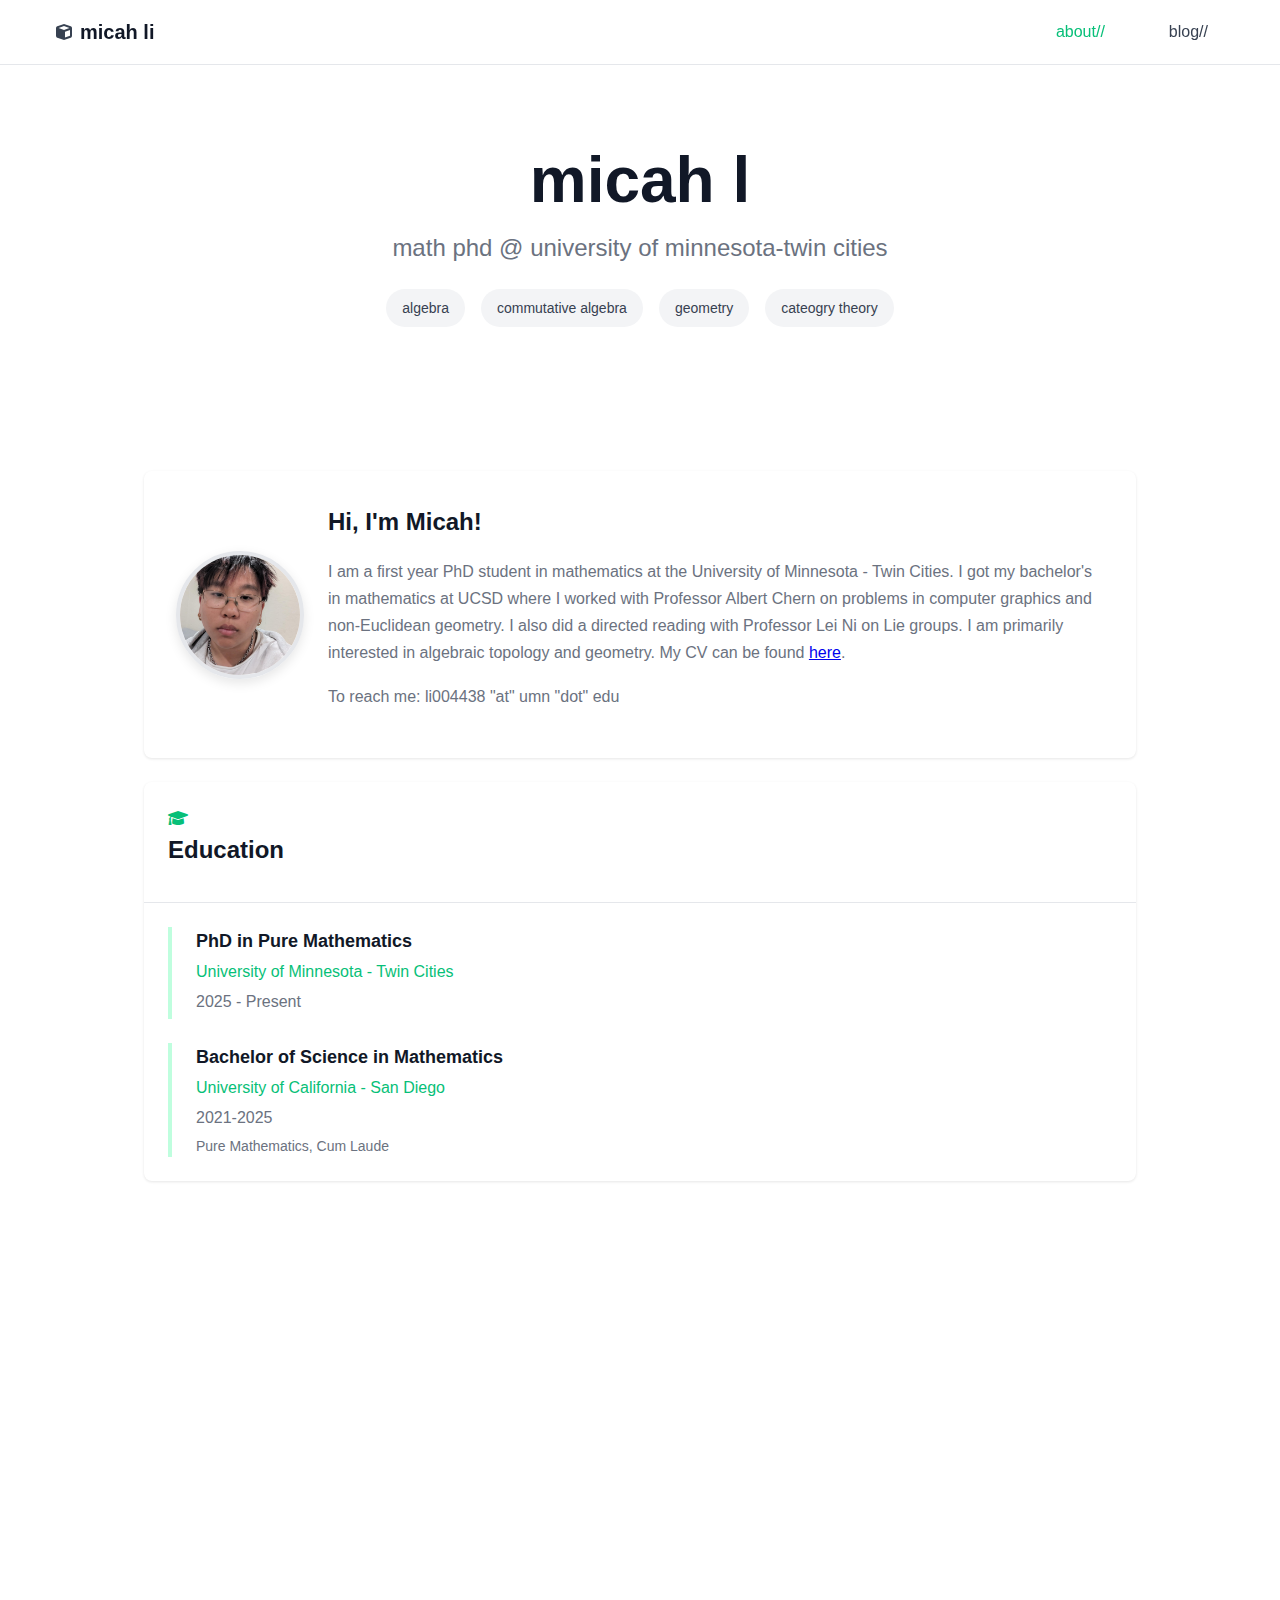
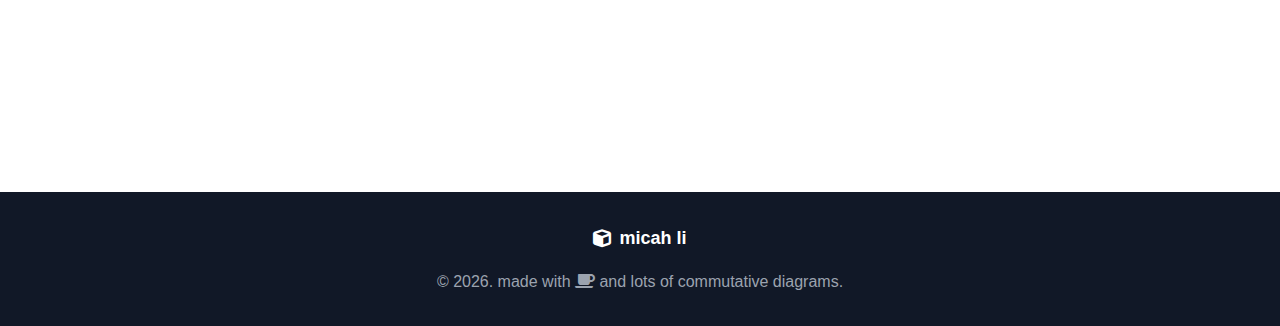
<file: index.html>
<!DOCTYPE html>
<html lang="en">
<head>
    <meta charset="UTF-8">
    <meta name="viewport" content="width=device-width, initial-scale=1.0">
    <title>micah li</title>
    <link rel="stylesheet" href="styles.css">
    <link href="https://cdnjs.cloudflare.com/ajax/libs/font-awesome/6.0.0/css/all.min.css" rel="stylesheet">
</head>
<body>
    <!-- Navigation -->
    <nav class="navbar">
        <div class="nav-container">
            <div class="nav-brand">
                <i class="fa fa-cube" aria-hidden="true"></i>
                <a href = index.html style = "text-decoration: none"><span class="nav-title">micah li</span></a>
            </div>
            <div class="nav-menu" id="nav-menu">
    <a href="index.html" class="nav-link active">about//</a>
    <a href="blog.html" class="nav-link">blog//</a>
</div>
            <div class="hamburger" id="hamburger">
                <span></span>
                <span></span>
                <span></span>
            </div>
        </div>
    </nav>

    <!-- Hero Section -->
    <section class="hero">
        <div class="container">
            <div class="hero-content">
                <h1 class="hero-title">micah li</h1>
                <p class="hero-subtitle">math phd @ university of minnesota-twin cities </p>
                <div class="badges">
                    <span class="badge">algebra</span>
                    <span class="badge">commutative algebra</span>
                    <span class="badge">geometry</span>
                    <span class="badge">cateogry theory</span>
                </div>
            </div>
        </div>
    </section>

    <!-- About Section -->
    <section id="about" class="about">
        <div class="container">
            <div class="card">
                <div class="about-intro">
                   <div class="avatar" id="avatar">
                        <img src="public\profile-picture.jpg" width = "150px" alt="micah" >
                    </div>
                    <div class="intro-text">
                        <h2>Hi, I'm Micah!</h2>
                        <p>I am a first year PhD student in mathematics at the University of Minnesota - Twin Cities. I got my bachelor's in mathematics at UCSD where I worked with Professor Albert Chern on problems in computer graphics and non-Euclidean geometry. I also did a directed reading with Professor Lei Ni on Lie groups. I am primarily interested in algebraic topology and geometry. My CV can be found <a href = "files/Li_Mica_CV (10).pdf">here</a>.</p>
                        <p>To reach me: li004438 "at" umn "dot" edu</p>
                    </div>
                </div>
            </div>

            <!-- Education -->
            <div class="card">
                <div class="card-header">
                    <i class="fas fa-graduation-cap card-icon"></i>
                    <h3>Education</h3>
                </div>
                <div class="card-content">
                    <div class="timeline">
                        <div class="timeline-item">
                            <h4>PhD in Pure Mathematics</h4>
                            <p class="institution">University of Minnesota - Twin Cities</p>
                            <p class="year">2025 - Present</p>
                        </div>
                        <div class="timeline-item">
                            <h4>Bachelor of Science in Mathematics</h4>
                            <p class="institution">University of California - San Diego</p>
                            <p class="year">2021-2025</p>
                            <p class="focus">Pure Mathematics, Cum Laude</p>
                        </div>
                    </div>
                </div>
            </div>


            <!-- Publications -->
            <div class="card">
                <div class="card-header">
                    <i class="fas fa-award card-icon"></i>
                    <h3>Publications</h3>
                </div>
                <div class="card-content">
                    <div class="publication">
                        <h4>Closest Point Exterior Calculus</h4>
                        <p class="journal">SIGGRAPH Asia Posters(2023)</p>
                        <span class="status-badge published">Published</span>
                    </div>
                </div>
            </div>

               <div class="card">
                <div class="card-header">
                    <h3>Teaching</h3>
                </div>
                <div class="card-content">
                    <div class="publication">
                        <h4>Fall 2025: Math 1271 - Calculus I</h4>
                        <p class="journal">University of Minnesota-Twin Cities</p>
                    </div>
                </div>
            </div>


            <!-- Recent Blog Posts -->
            <div class="card">
                <div class="card-header">
                    <i class="fas fa-book-open card-icon"></i>
                    <h3>recent blog posts</h3>
                    <p class="card-description">i write about math on occasion</p>
                </div>
                <div class="card-content">
                    <div class="blog-posts">
                        <div class="blog-post">
                            <h4><a href="blog-post.html?slug=cpm">The Closest Point Method</a></h4>
                            <p class="post-date">2023-01-15</p>
                            <p class="post-excerpt">a new framework for computer graphics visualization</p>
                            <a href="blog-post.html?slug=cpm" class="read-more">Read more →</a>
                        </div>
                    </div>
                    <div class="text-center">
                        <a href="blog.html" class="btn btn-outline">View All Posts</a>
                    </div>
                </div>
            </div>

            <!-- Misc. Math Writing-->
            
            <div class="card">
                <div class="card-header">
                    <i class="fas fa-book-open card-icon"></i>
                    <h3>some math writing</h3>
                    <p class="card-description">these are more long-form and technical than my blog posts</p>
                </div>
                <div class="card-content">
                  <h3>Algebra</h3> 
                        Group Cohomology <a href = "files/group cohomology.pdf">[pdf]</a> 
                </div>
                <div class = "card-content">
                    <h3>Geometry</h3>
                        <ul class="list-none space-y-2 text-base">
                            <li>Introduction to Riemannian Geometry<a href="files/DRP_Riemannian_Geometry_Presentation.pdf">[pdf]</a></li>
                            <li>Analyst's Traveling Salesman Problem<a href = "files/250CFinalProject.pdf">[pdf]</a></li>
                            <li>An Intro to Harmonic Functions <a href = "files/2024_Undergraduate_Award_Project_Proposal.pdf">[pdf]</a></li>
                            <li>Kahler Manifolds and Ricci Curvature <a href = "files/Kahler Manifolds and Ricci Curvature.pdf">[pdf]</a></li>
                            <li>Harmonic Functions in Lie Sphere Geometry <a href = "files/Harmonic_Functions_in_Lie_Sphere_Geometry.pdf">[pdf]</a></li>
                    </ul>
                        
                </div>
            </div>
                
            


            <!-- Fun Facts -->
            <div class="card">
                <div class="card-header">
                    <i class="fas fa-coffee card-icon"></i>
                    <h3>hobbies & facts</h3>
                </div>
                <div class="card-content">
                    <div class="fun-facts">
                        <div class="fact-column">
                            <h4>Hobbies</h4>
                            <ul>
                                <li>Drawing, painting, sketching</li>
                                <li>Knitting and crocheting</li>
                                <li>Reading: A Visit from the Goon Squad</li>
                                <li>Watching: the Mission Impossible Series</li>
                            </ul>
                        </div>
                        <div class="fact-column">
                            <h4>Fun Facts</h4>
                            <ul>
                                <li>If I was a Springer GTM book I would be Frank Warner's Foundations of Differentiable Manifolds and Lie Groups.</li>
                            </ul>
                        </div>
                    </div>
                </div>
            </div>

            <!-- Contact Section -->
            <div id="contact" class="card contact-card">
                <div class="card-content text-center">
                    <h2>mathematical friends</h2>
                    <p>my friends who also do math in some shape or form</p>
                    <div class="contact-buttons">
                        <a href = "https://www.brianton.me/fun-stuff/arithmetic-riemann-roch/" class="btn btn-outline">
                             brian ton
                        </a>
                        <a href="https://pranavnreddy.github.io/posts/2025/03/counterexamples" class="btn btn-outline">
                             pranav reddy
                        </a>
                        <a href="#" class="btn btn-outline">
                            varun sreedhar
                        </a>
                    </div>
                </div>
            </div>
        </div>
    </section>

    <!-- Footer -->
    <footer class="footer">
        <div class="container">
            <div class="footer-content">
                <div class="footer-brand">
                    <i class="fas fa-cube"></i>
                    <span>micah li</span>
                </div>
                <p>© <script>document.write(new Date().getFullYear())</script>. made with <i class="fas fa-coffee"></i> and lots of commutative diagrams.</p>
            </div>
        </div>
    </footer>

    <script src="script.js"></script>
</body>
</html>
</file>
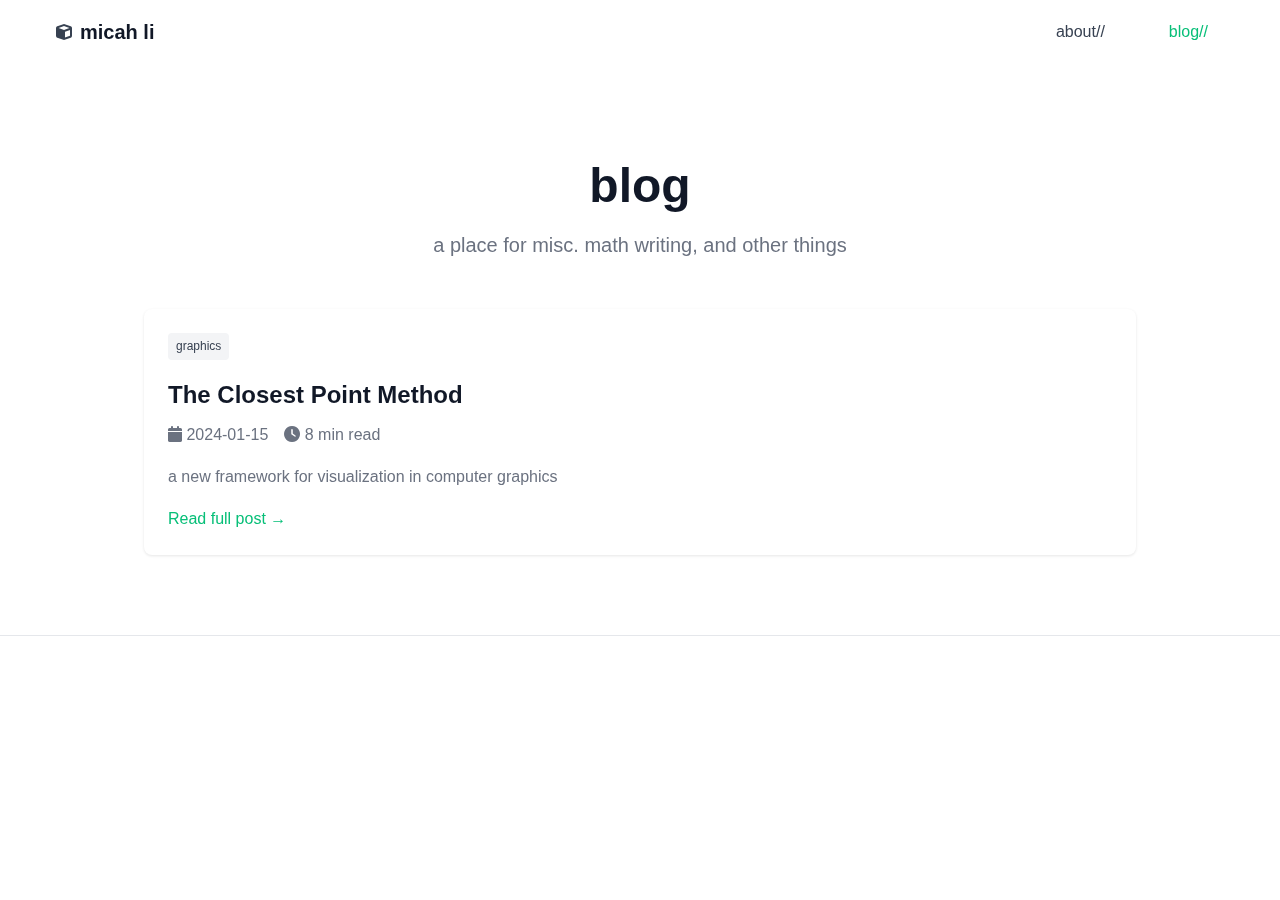
<file: blog.html>
<!DOCTYPE html>
<html lang="en">
<head>
    <meta charset="UTF-8">
    <meta name="viewport" content="width=device-width, initial-scale=1.0">
    <title>blog</title>
    <link rel="stylesheet" href="styles.css">
    <link href="https://cdnjs.cloudflare.com/ajax/libs/font-awesome/6.0.0/css/all.min.css" rel="stylesheet">
    <style>
        .blog-header {
            padding: 3rem 1rem;
            text-align: center;
        }
        
        .blog-header h1 {
            font-size: 3rem;
            font-weight: bold;
            color: #111827;
            margin-bottom: 1rem;
        }
        
        .blog-header p {
            font-size: 1.25rem;
            color: #6b7280;
            max-width: 600px;
            margin: 0 auto;
        }
        
        .back-link {
            display: inline-flex;
            align-items: center;
            gap: 0.5rem;
            color: #6b7280;
            text-decoration: none;
            margin-bottom: 1rem;
            transition: color 0.3s ease;
        }
        
        .back-link:hover {
            color: #2563eb;
        }
        
        .blog-post-card {
            background: white;
            border-radius: 0.5rem;
            box-shadow: 0 1px 3px rgba(0, 0, 0, 0.1);
            margin-bottom: 2rem;
            padding: 1.5rem;
            transition: box-shadow 0.3s ease;
        }
        
        .blog-post-card:hover {
            box-shadow: 0 10px 25px rgba(0, 0, 0, 0.1);
        }
        
        .post-tags {
            display: flex;
            flex-wrap: wrap;
            gap: 0.5rem;
            margin-bottom: 1rem;
        }
        
        .tag {
            background: #f3f4f6;
            color: #374151;
            padding: 0.25rem 0.5rem;
            border-radius: 0.25rem;
            font-size: 0.75rem;
        }
        
        .post-title {
            font-size: 1.5rem;
            font-weight: bold;
            margin-bottom: 0.5rem;
        }
        
        .post-title a {
            color: #111827;
            text-decoration: none;
            transition: color 0.3s ease;
        }
        
        .post-title a:hover {
            color: #2563eb;
        }
        
        .post-meta {
            color: #6b7280;
            font-size: 1rem;
            margin-bottom: 1rem;
            display: flex;
            align-items: center;
            gap: 1rem;
        }
        
        .post-excerpt {
            color: #6b7280;
            line-height: 1.6;
            margin-bottom: 1rem;
        }
    </style>
</head>
<body>
    <!-- Navigation -->
    <nav class="navbar">
        <div class="nav-container">
            <div class="nav-brand">
                <i class="fa fa-cube" aria-hidden="true"></i>
                <a href = index.html style = "text-decoration: none"><span class="nav-title">micah li</span></a>
            </div>
            <div class="nav-menu" id="nav-menu">
    <a href="index.html" class="nav-link">about//</a>
    <a href="blog.html" class="nav-link active">blog//</a>
</div>
            <div class="hamburger" id="hamburger">
                <span></span>
                <span></span>
                <span></span>
            </div>
        </div>

    <div class="container">
        <div style="padding: 3rem 0;">
            
            <div class="blog-header">
                <h1 class = "hero-title">blog</h1>
                <p>a place for misc. math writing, and other things</p>
            </div>

            <div id="blog-posts-container">
                <!-- Blog posts will be loaded here -->
            </div>

        </div>
    </div>

    <script src="markdown-posts.js"></script>
    <script src="script.js"></script>
    <script>
        // Load and display blog posts
        function loadBlogPosts() {
            const container = document.getElementById('blog-posts-container');
            
            // Convert blogPosts object to array and sort by date
            const postsArray = Object.entries(blogPosts).map(([slug, post]) => ({
                slug,
                ...post
            })).sort((a, b) => new Date(b.date) - new Date(a.date));
            
            // Generate HTML for each post
            const postsHTML = postsArray.map(post => `
                <div class="blog-post-card">
                    <div class="post-tags">
                        ${post.tags.map(tag => `<span class="tag">${tag}</span>`).join('')}
                    </div>
                    <h2 class="post-title">
                        <a href="blog-post.html?slug=${post.slug}">${post.title}</a>
                    </h2>
                    <div class="post-meta">
                        <span><i class="fas fa-calendar"></i> ${post.date}</span>
                        <span><i class="fas fa-clock"></i> ${post.readTime}</span>
                    </div>
                    <p class="post-excerpt">${post.excerpt}</p>
                    <a href="blog-post.html?slug=${post.slug}" class="read-more">Read full post →</a>
                </div>
            `).join('');
            
            container.innerHTML = postsHTML;
        }

        // Load posts when page loads
        document.addEventListener('DOMContentLoaded', loadBlogPosts);
    </script>
</body>
</html>
</file>
<file: styles.css>
* {
  margin: 0;
  padding: 0;
  box-sizing: border-box;
}

body {
  font-family: -apple-system, BlinkMacSystemFont, "Segoe UI", Roboto, sans-serif;
  line-height: 1.6;
  color: #374151;
  background: linear-gradient(135deg, #ffffff 0%, #ffffff 50%, #ffffff 100%);
  min-height: 100vh;
  font-size: 16px; /* Ensure minimum font size for mobile */
}

.container {
  max-width: 1024px;
  margin: 0 auto;
  padding: 0 1rem;
}

/* Navigation */
.navbar {
  background: rgba(255, 255, 255, 0.8);
  backdrop-filter: blur(10px);
  border-bottom: 1px solid #e5e7eb;
  position: sticky;
  top: 0;
  z-index: 1000;
}

.nav-container {
  max-width: 1200px;
  margin: 0 auto;
  padding: 0 1rem;
  display: flex;
  justify-content: space-between;
  align-items: center;
  height: 4rem;
}

.nav-brand {
  display: flex;
  align-items: center;
  gap: 0.5rem;
}

.nav-icon {
  font-size: 2rem;
  color: #07bf78;
}

.nav-title {
  font-size: 1.25rem;
  font-weight: bold;
  color: #111827;
}

.nav-menu {
  display: flex;
  gap: 2rem;
}

.nav-link {
  color: #374151;
  text-decoration: none;
  transition: color 0.3s ease;
  padding: 0.5rem 1rem; /* Better touch targets */
  border-radius: 0.25rem;
}

.nav-link:hover,
.nav-link.active {
  color: #07bf78;
  font-weight: 500;
}

.hamburger {
  display: none;
  flex-direction: column;
  cursor: pointer;
}

.hamburger span {
  width: 25px;
  height: 3px;
  background: #374151;
  margin: 3px 0;
  transition: 0.3s;
}

/* Hero Section */
.hero {
  padding: 3rem 1rem 2rem; /* Reduced padding for mobile */
  text-align: center;
}

.hero-title {
  font-size: clamp(2rem, 6vw, 4rem); /* Better responsive scaling */
  font-weight: bold;
  color: #111827;
  margin-bottom: 1rem;
  line-height: 1.1; /* Tighter line height for mobile */
}

.accent {
  color: #07bf78;
}

.hero-subtitle {
  font-size: clamp(1rem, 3vw, 1.5rem);
  color: #6b7280;
  margin-bottom: 1.5rem;
  max-width: 800px;
  margin-left: auto;
  margin-right: auto;
  line-height: 1.4;
}

.badges {
  display: flex;
  flex-wrap: wrap;
  justify-content: center;
  gap: 1rem;
  margin-bottom: 2rem;
}

.badge {
  background: #f3f4f6;
  color: #374151;
  padding: 0.5rem 1rem;
  border-radius: 9999px;
  font-size: 0.875rem;
}

/* About Section */
.about {
  padding: 2rem 1rem;
}

.card {
  background: white;
  border-radius: 0.5rem;
  box-shadow: 0 1px 3px rgba(0, 0, 0, 0.1);
  margin-bottom: 1.5rem; /* Reduced margin for mobile */
  overflow: hidden;
}

.card-header {
  padding: 1rem; /* Reduced padding for mobile */
  border-bottom: 1px solid #e5e7eb;
}

.card-header h3 {
  display: flex;
  align-items: center;
  gap: 0.5rem;
  font-size: 1.25rem; /* Slightly smaller on mobile */
  font-weight: bold;
  color: #111827;
  margin-bottom: 0.5rem;
  flex-wrap: wrap;
}

.card-icon {
  color: #07bf78;
}

.card-description {
  color: #6b7280;
  margin: 0;
}

.card-content {
  padding: 1rem; /* Reduced padding for mobile */
}

.about-intro {
  display: flex;
  gap: 1.5rem;
  align-items: flex-start;
  padding: 1.5rem; /* Reduced padding for mobile */
  flex-direction: column; /* Stack on mobile by default */
  text-align: center;
}

.avatar {
  width: 6rem; /* Smaller avatar on mobile */
  height: 6rem;
  border-radius: 50%;
  display: flex;
  align-items: center;
  justify-content: center;
  color: white;
  font-size: 2rem;
  font-weight: bold;
  flex-shrink: 0;
  align-self: center;
  overflow: hidden;
  border: 4px solid #e5e7eb;
  box-shadow: 0 4px 12px rgba(0, 0, 0, 0.1);
  transition: transform 0.3s ease, box-shadow 0.3s ease;
}

.intro-text h2 {
  font-size: 1.5rem;
  font-weight: bold;
  color: #111827;
  margin-bottom: 1rem;
}

.intro-text p {
  color: #6b7280;
  margin-bottom: 1rem;
  line-height: 1.7;
}

/* Timeline */
.timeline {
  display: flex;
  flex-direction: column;
  gap: 1.5rem;
}

.timeline-item {
  border-left: 4px solid #bffede;
  padding-left: 1.5rem;
}

.timeline-item h4 {
  font-size: 1.125rem;
  font-weight: 600;
  color: #111827;
  margin-bottom: 0.25rem;
}

.institution {
  color: #07bf78;
  font-weight: 500;
  margin-bottom: 0.25rem;
}

.year {
  color: #6b7280;
  margin-bottom: 0.25rem;
}

.focus {
  color: #6b7280;
  font-size: 0.875rem;
}

/* Research List */
.research-list {
  list-style: none;
}

.research-list li {
  display: flex;
  align-items: flex-start;
  gap: 0.75rem;
  margin-bottom: 0.75rem;
  color: #374151;
}

.research-list li::before {
  content: "";
  width: 0.5rem;
  height: 0.5rem;
  background: #07bf78;
  border-radius: 50%;
  margin-top: 0.5rem;
  flex-shrink: 0;
}

/* Publications */
.publication {
  background: #f9fafb;
  padding: 1rem;
  border-radius: 0.5rem;
  margin-bottom: 1rem;
}

.publication h4 {
  font-weight: 600;
  color: #111827;
  margin-bottom: 0.5rem;
}

.journal {
  color: #07bf78;
  font-size: 0.875rem;
  margin-bottom: 0.5rem;
}

.status-badge {
  padding: 0.25rem 0.5rem;
  border-radius: 0.25rem;
  font-size: 0.75rem;
  font-weight: 500;
}

.published {
  background: #dcfce7;
  color: #166534;
}

.under-review {
  background: #fef3c7;
  color: #92400e;
}

/* Blog Posts */
.blog-posts {
  display: flex;
  flex-direction: column;
  gap: 1.5rem;
  margin-bottom: 1.5rem;
}

.blog-post {
  border-left: 4px solid #b5fddf;
  padding-left: 1.5rem;
}

.blog-post h4 {
  margin-bottom: 0.5rem;
}

.blog-post h4 a {
  color: #111827;
  text-decoration: none;
  font-size: 1.125rem;
  font-weight: 600;
  transition: color 0.3s ease;
}

.blog-post h4 a:hover {
  color: #07bf78;
}

.post-date {
  color: #6b7280;
  font-size: 0.875rem;
  margin-bottom: 0.5rem;
}

.post-excerpt {
  color: #6b7280;
  margin-bottom: 0.5rem;
}

.read-more {
  color: #07bf78;
  text-decoration: none;
  font-weight: 500;
}

.read-more:hover {
  text-decoration: underline;
}

/* Fun Facts */
.fun-facts {
  display: grid;
  grid-template-columns: repeat(auto-fit, minmax(250px, 1fr));
  gap: 1.5rem;
}

.fact-column h4 {
  font-weight: 600;
  color: #111827;
  margin-bottom: 0.5rem;
}

.fact-column ul {
  list-style: none;
}

.fact-column li {
  color: #6b7280;
  margin-bottom: 0.25rem;
}

/* Contact */
.contact-card {
  background: linear-gradient(135deg, #dbfeee, #faf5ff);
}

.text-center {
  text-align: center;
}

.contact-card h2 {
  font-size: 1.5rem;
  font-weight: bold;
  color: #111827;
  margin-bottom: 1rem;
}

.contact-card p {
  color: #6b7280;
  margin-bottom: 1.5rem;
}

.contact-buttons {
  display: flex;
  justify-content: center;
  gap: 0.75rem;
  flex-direction: column; /* Stack buttons on mobile */
  align-items: center;
}

/* Buttons */
.btn {
  display: inline-flex;
  align-items: center;
  gap: 0.5rem;
  padding: 0.875rem 1.5rem; /* Increased padding for better touch targets */
  border-radius: 0.375rem;
  text-decoration: none;
  font-weight: 500;
  transition: all 0.3s ease;
  border: 1px solid transparent;
  min-height: 44px; /* iOS recommended minimum touch target */
  justify-content: center;
}

.btn-primary {
  background: #07bf78;
  color: white;
}

.btn-primary:hover {
  background: #07bf78;
}

.btn-outline {
  background: transparent;
  color: #374151;
  border-color: #d1d5db;
}

.btn-outline:hover {
  background: #f9fafb;
}

/* Footer */
.footer {
  background: #111827;
  color: white;
  padding: 1.5rem 1rem; /* Reduced padding */
  margin-top: 2rem;
}

.footer-content {
  text-align: center;
}

.footer-brand {
  display: flex;
  align-items: center;
  justify-content: center;
  gap: 0.5rem;
  margin-bottom: 1rem;
  font-size: 1.125rem;
  font-weight: 600;
}

.footer p {
  color: #9ca3af;
}

.footer i {
  color: inherit;
}

/* Responsive Design */
@media (max-width: 768px) {
  .nav-menu {
    position: fixed;
    left: -100%;
    top: 4rem;
    flex-direction: column;
    background-color: white;
    width: 100%;
    text-align: center;
    transition: 0.3s;
    box-shadow: 0 10px 27px rgba(0, 0, 0, 0.05);
    padding: 2rem 0;
  }

  .nav-menu.active {
    left: 0;
  }

  .hamburger {
    display: flex;
  }

  .hamburger.active span:nth-child(2) {
    opacity: 0;
  }

  .hamburger.active span:nth-child(1) {
    transform: translateY(9px) rotate(45deg);
  }

  .hamburger.active span:nth-child(3) {
    transform: translateY(-9px) rotate(-45deg);
  }

  .about-intro {
    flex-direction: column;
    text-align: center;
  }

  .avatar {
    align-self: center;
  }

  .contact-buttons {
    flex-direction: column;
    align-items: center;
  }

  .btn {
    width: 200px;
    justify-content: center;
  }
}

@media (max-width: 480px) {
  .hero {
    padding: 3rem 1rem;
  }

  .badges {
    flex-direction: column;
    align-items: center;
  }

  .fun-facts {
    grid-template-columns: 1fr;
  }
}

@media (min-width: 640px) {
  .about-intro {
    flex-direction: row;
    text-align: left;
    padding: 2rem;
  }

  .avatar {
    width: 8rem;
    height: 8rem;
    font-size: 2.5rem;
  }

  .contact-buttons {
    flex-direction: row;
  }

  .contact-buttons .btn {
    width: auto;
  }

  .card-content {
    padding: 1.5rem;
  }

  .card-header {
    padding: 1.5rem;
  }

  .hero {
    padding: 5rem 1rem;
  }
}

@media (min-width: 768px) {
  .card-header h3 {
    font-size: 1.5rem;
  }

  .footer {
    padding: 2rem 1rem;
    margin-top: 4rem;
  }
}

/* Add better focus states for accessibility */
.btn:focus,
.nav-link:focus,
a:focus {
  outline: 2px solid #07bf78;
  outline-offset: 2px;
}

/* Improve mobile scrolling */
html {
  scroll-behavior: smooth;
}

/* Better mobile text selection */
::selection {
  background: #bfdbfe;
  color: #07bf78;
}
</file>
